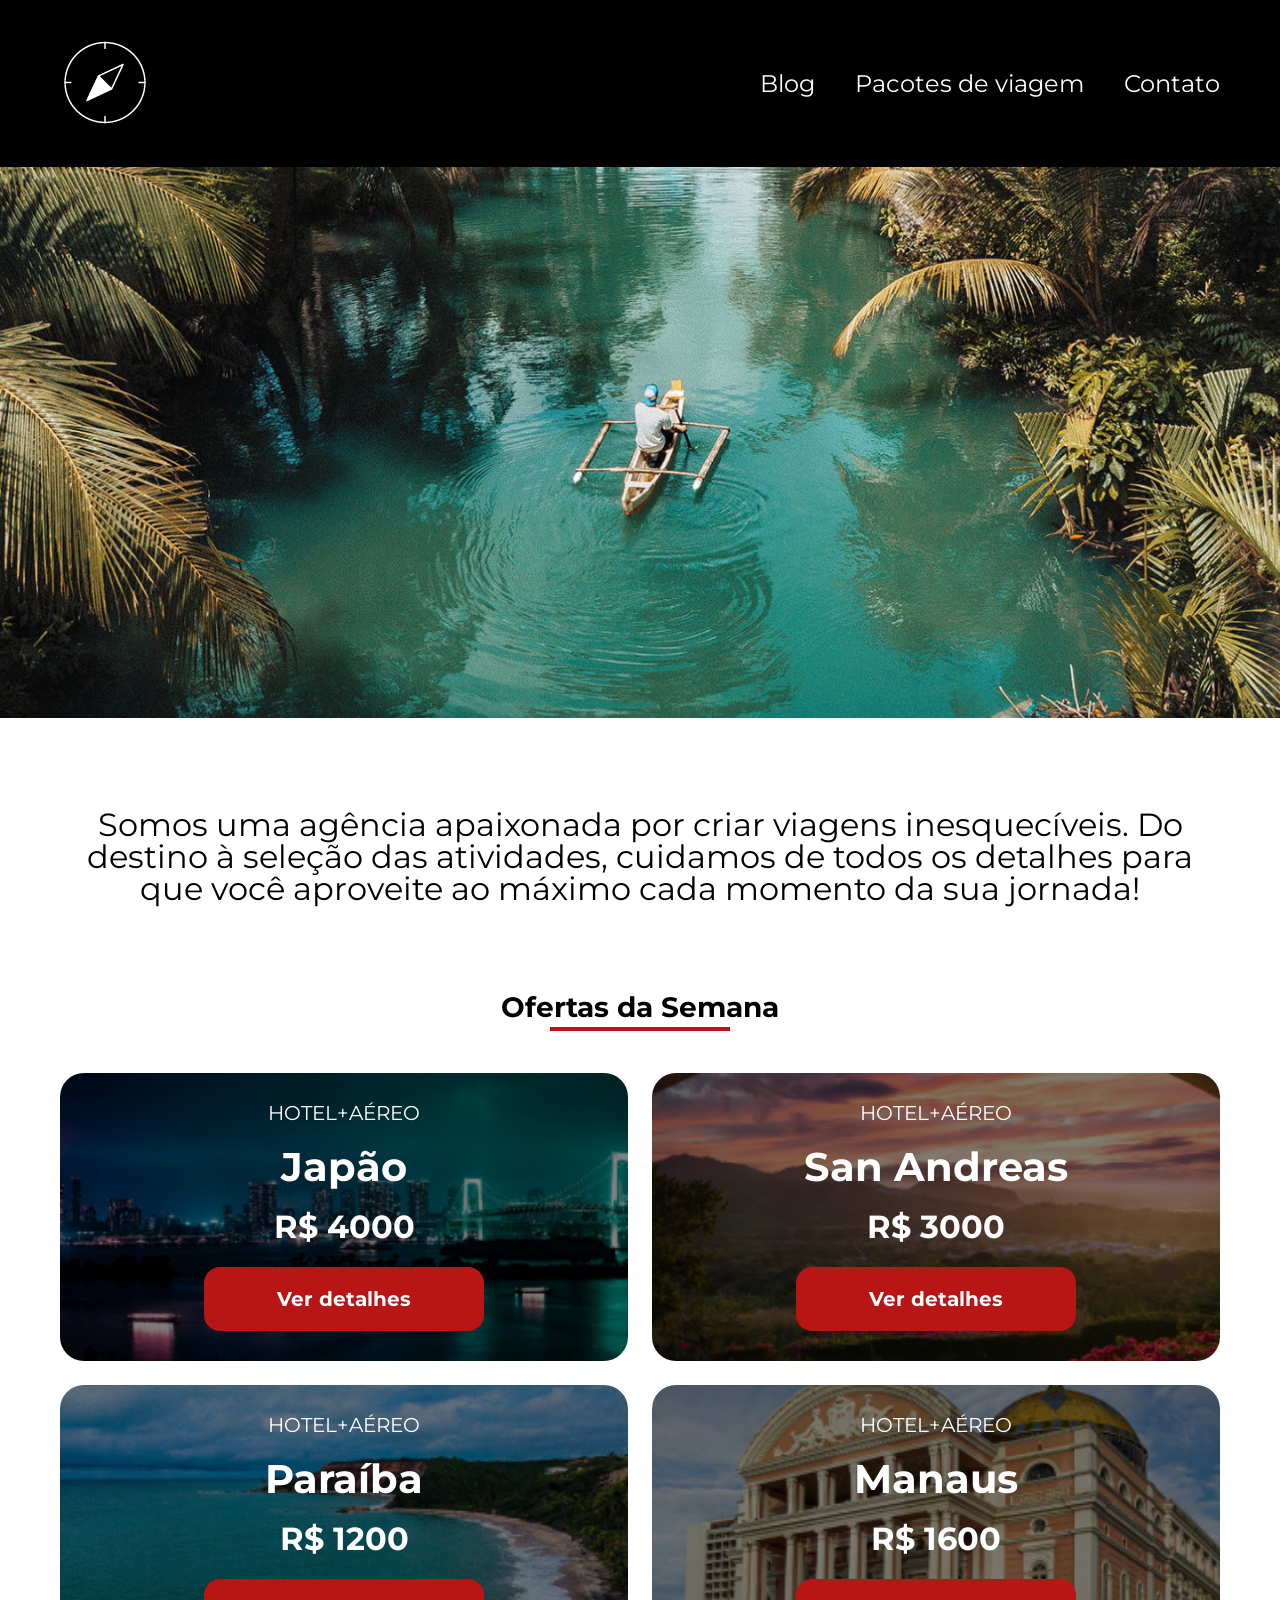
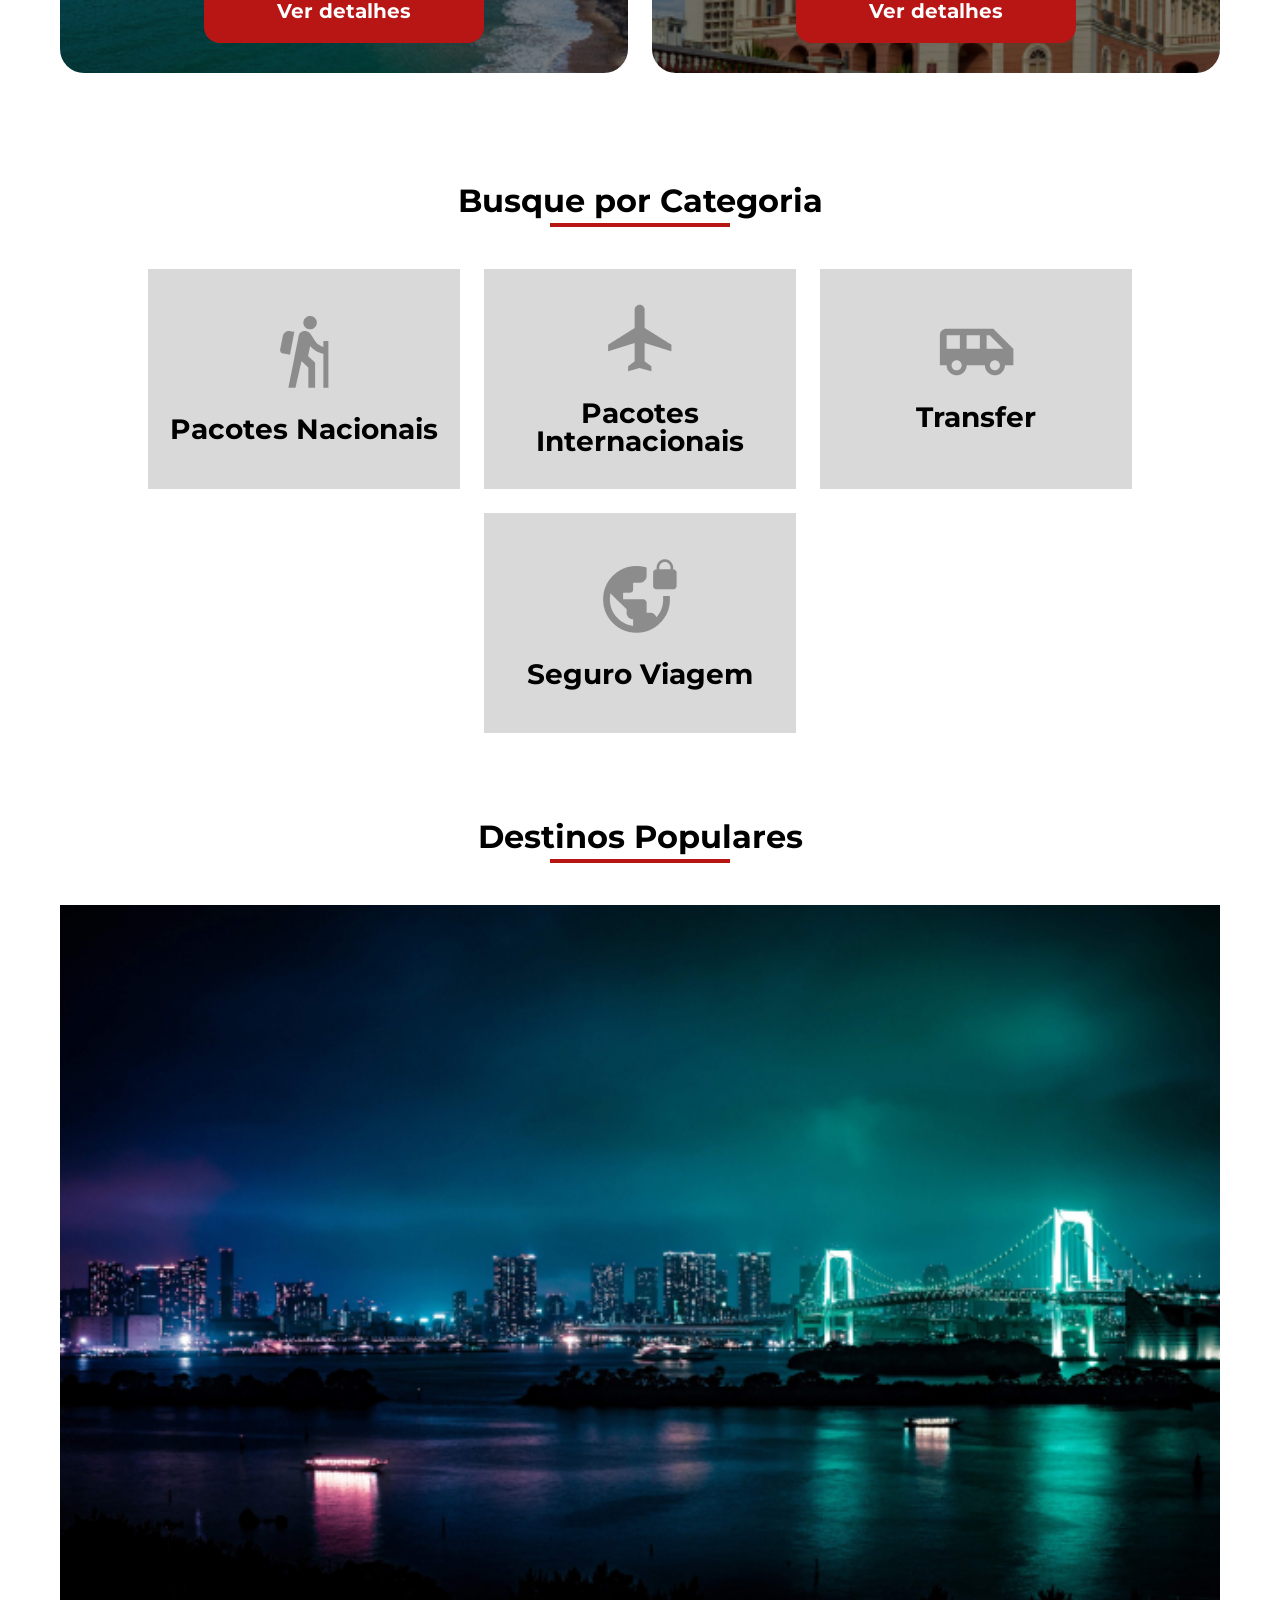
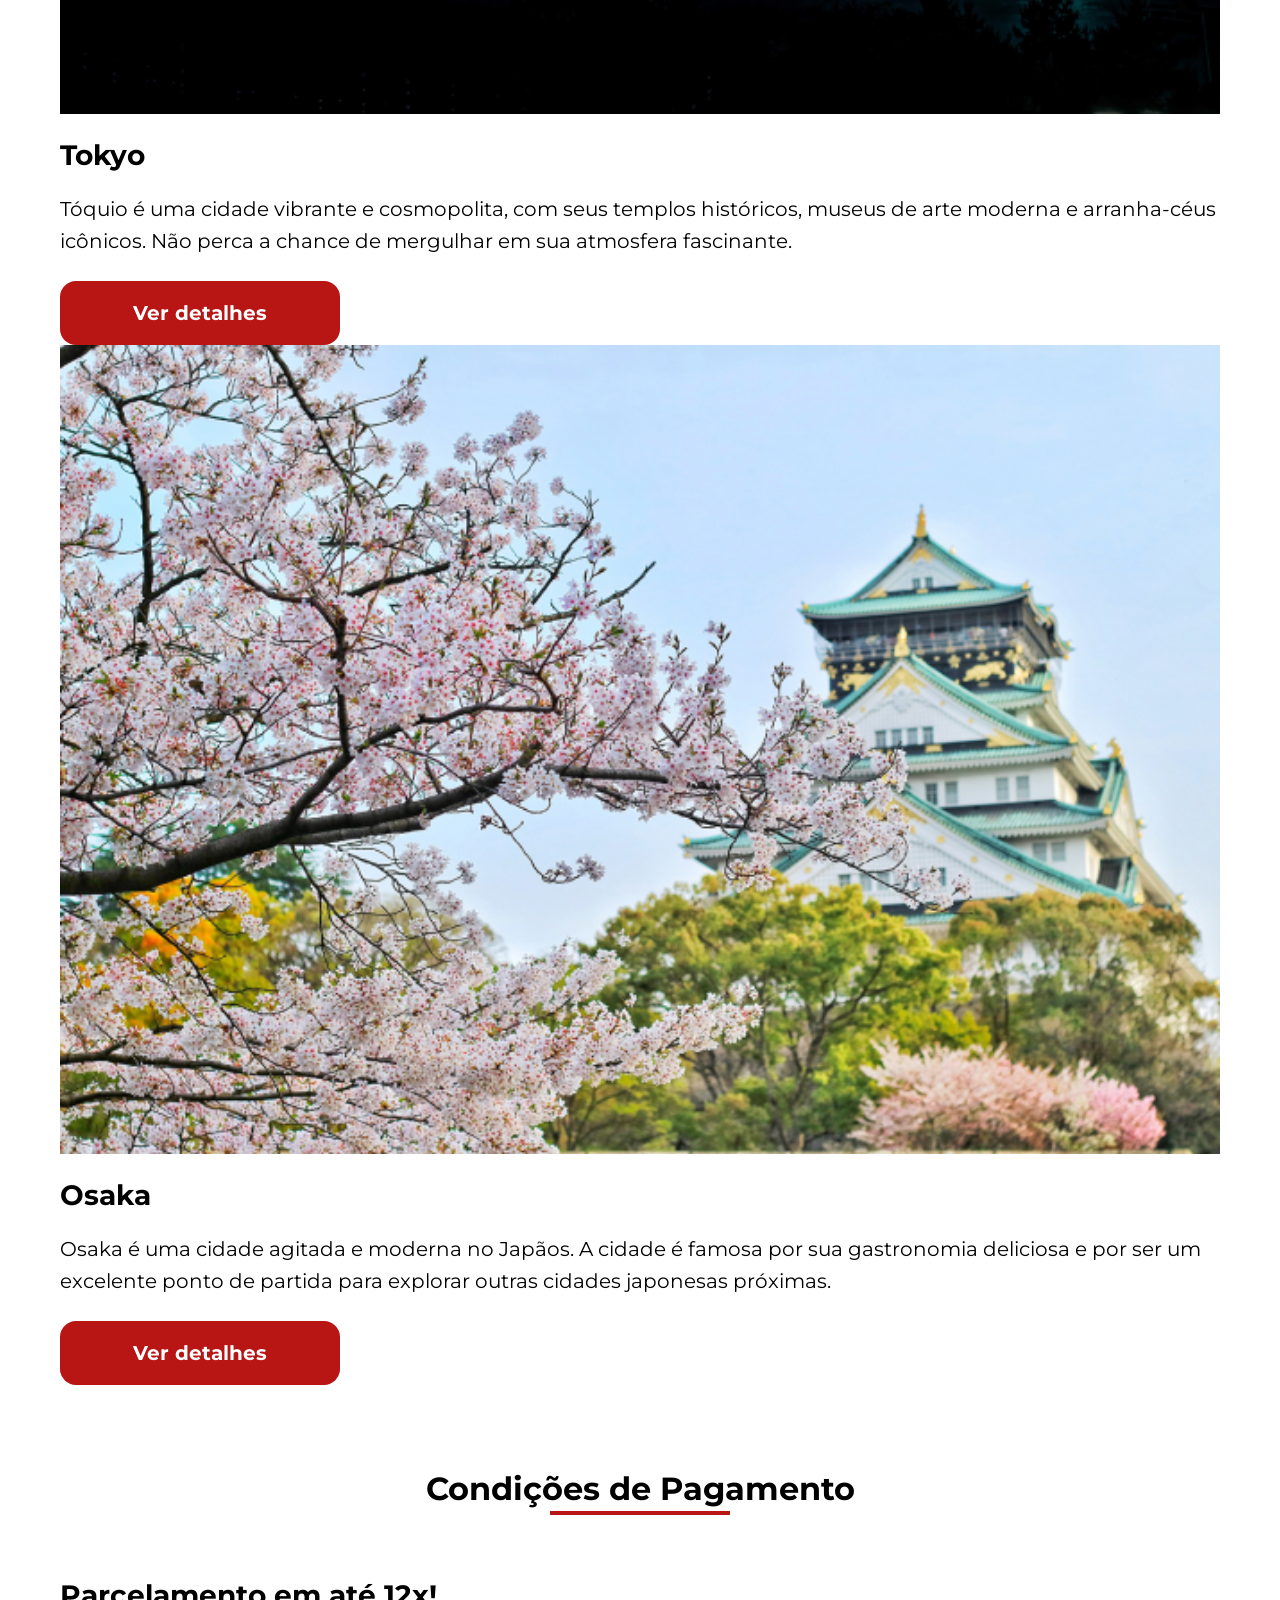
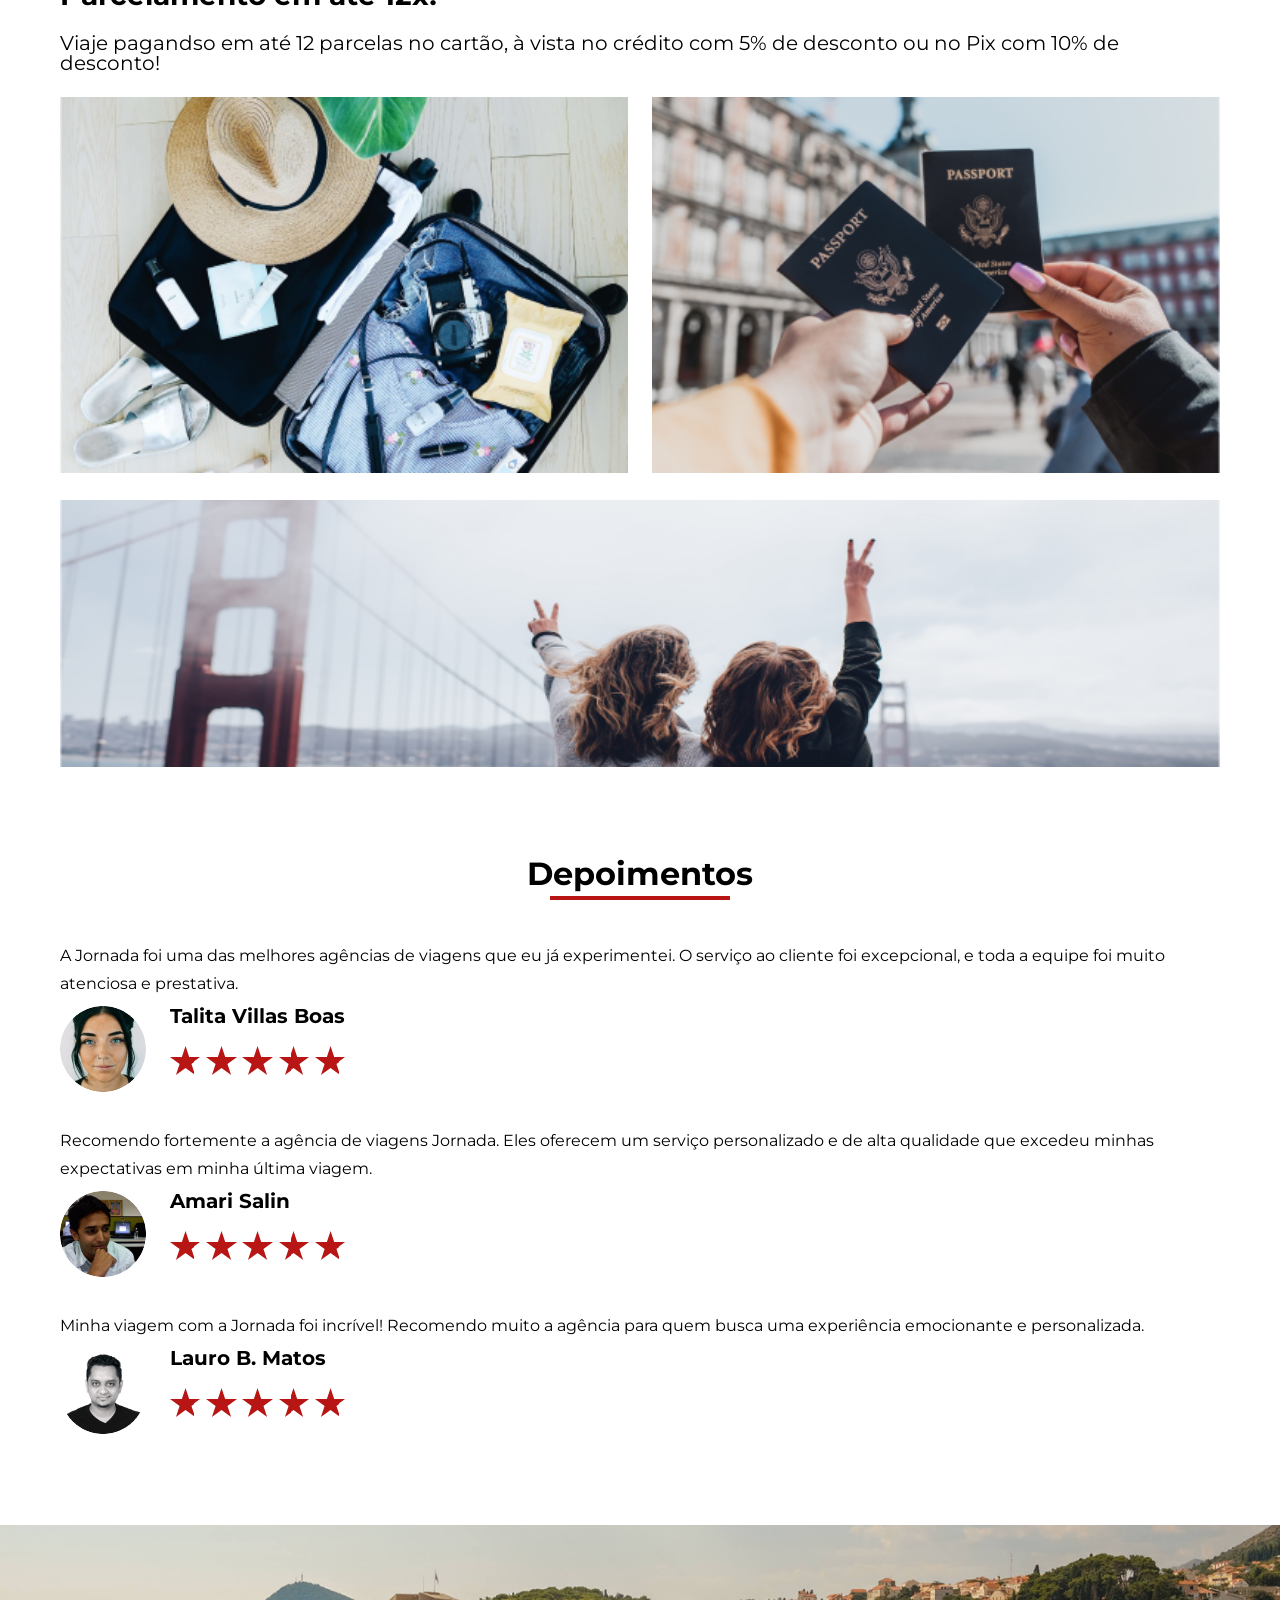
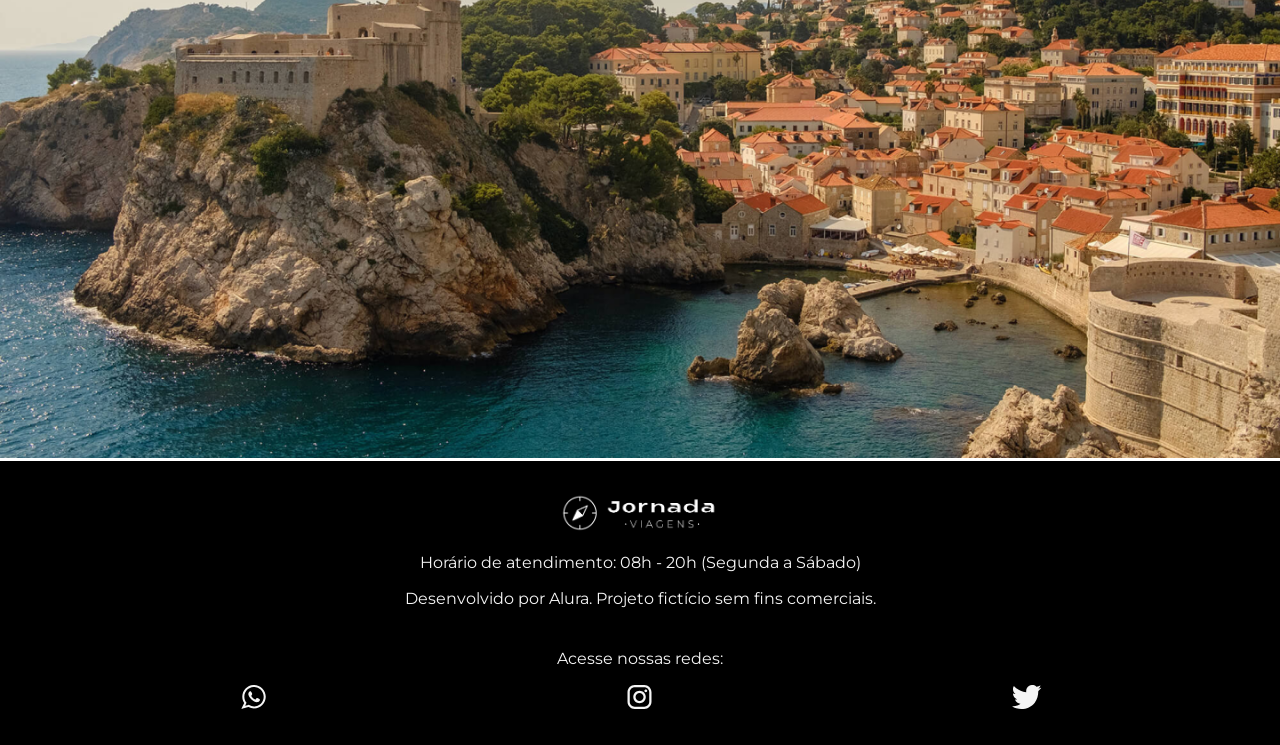
<file: index.html>
<!DOCTYPE html>
<html lang="pt-br">
<head>
    <meta charset="UTF-8">
    <meta name="viewport" content="width=device-width, initial-scale=1.0">
    <link rel="stylesheet" href="styles/styles.css">
    <link rel="stylesheet" href="styles/header.css">
    <link rel="stylesheet" href="styles/homepage/main.css">
    <link rel="stylesheet" href="styles/homepage/weekOffer.css">
    <link rel="stylesheet" href="styles/homepage/categories.css">
    <link rel="stylesheet" href="styles/components/popularDestinarions.css">
    <link rel="stylesheet" href="styles/components/payment.css">
    <link rel="stylesheet" href="styles/components/testimonials.css">
    <link rel="stylesheet" href="styles/footer.css">
    <title>Jornada viagens</title>
</head>
<body>
    <header class="header">
        <picture class="header__logo">
            <source media="(min-width: 1440px)" srcset="img/Header_rodapes/Logo-branco.png">
            <img src="img/Header_rodapes/Símbolo_white.png" alt="Logo da jornada viagem">
        </picture>
        <a class="header__menu" href="#">
            <img class="menu__icosn" src="img/Header_rodapes/menu.svg" alt="Icone de menu hamburguer">
        </a>
        <div class="header__desktopMenu">
            <a href="pages/blog.html" class="desktop__link">Blog</a>
            <a href="#" class="desktop__link">Pacotes de viagem</a>
            <a href="#" class="desktop__link">Contato</a>
        </div>
    </header>

    <main class="content">
        <picture>
            <source media="(min-width: 768px)" srcset="img/Desktop/Homepage/Banner.png">
            <source media="(min-width: 480px)" srcset="img/Tablet/Homepage/Banner_tablet.png">
            <img class="content__banner" src="img/Mobile/Homepage/Banner_homepage.png" alt="Homem andando de conoa em um lago de aguas verdes, margem do lago esta repleta de palmeiras">
        </picture>
        <p class="introductionText introductionText--mainDescription">Somos uma agência apaixonada por criar viagens inesquecíveis. Do destino à seleção das atividades, cuidamos de todos os detalhes para que você aproveite ao máximo cada momento da sua jornada!</p>

        <section class="content__weekOffer">
            <h4 class="sectionTitle">Ofertas da Semana</h4>

            <div class="content__weekOffer--wrapCard">
                <div class="weekOffer__card card--japan">
                    <p >HOTEL+AÉREO</p>
                    <h2>Japão</h2>
                    <h3>R$ 4000</h3>
                    <a href="#" class="seeDetailsButton">Ver detalhes</a>
                </div>
                <div class="weekOffer__card card--sanAndreas">
                    <p >HOTEL+AÉREO</p>
                    <h2>San Andreas</h2>
                    <h3>R$ 3000</h3>
                    <a href="#" class="seeDetailsButton">Ver detalhes</a>
                </div>
            </div>

            <div class="content__weekOffer--wrapCard">
                <div class="weekOffer__card card--paraiba">
                    <p >HOTEL+AÉREO</p>
                    <h2>Paraíba</h2>
                    <h3>R$ 1200</h3>
                    <a href="#" class="seeDetailsButton">Ver detalhes</a>
                </div>
                <div class="weekOffer__card card--manaus">
                    <p >HOTEL+AÉREO</p>
                    <h2>Manaus</h2>
                    <h3>R$ 1600</h3>
                    <a href="#" class="seeDetailsButton">Ver detalhes</a>
                </div>
            </div>
        </section>

        <section class="content__categories">
            <h3 class="sectionTitle">Busque por Categoria</h3>

            <nav>
                <a href="">
                    <picture>
                        <source media="(min-width: 768px)" srcset="img/Desktop/Homepage/icone_pacotes_nacionais.png">
                        <source media="(min-width: 480px)" srcset="img/Tablet/Homepage/icone_pacotes_nacionais.png">
                        <img src="img/Mobile/Homepage/icone_pacotes_nacionais.png" alt="icone de um mochileiro">
                    </picture>
                    <h4>Pacotes Nacionais</h4>
                </a>
                <a href="">
                    <picture>
                        <source media="(min-width: 768px)" srcset="img/Desktop/Homepage/icone_pacotes_interacionais.png">
                        <source media="(min-width: 480px)" srcset="img/Tablet/Homepage/icone_pacotes_interacionais.png">
                        <img src="img/Mobile/Homepage/icone_pacotes_interacionais.png" alt="icone de avião boing">
                    </picture>
                    <h4>Pacotes Internacionais</h4>
                </a>
                <a href="">
                    <picture>
                        <source media="(min-width: 768px)" srcset="img/Desktop/Homepage/icone_transfer.png">
                        <source media="(min-width: 480px)" srcset="img/Tablet/Homepage/icone_transfer.png">
                        <img src="img/Mobile/Homepage/icone_transfer.png" alt="icone de um ônibus de transporte">
                    </picture>
                    <h4>Transfer</h4>
                </a>
                <a href="">
                    <picture>
                        <source media="(min-width: 768px)" srcset="img/Desktop/Homepage/icone_seguro_viagem.png">
                        <source media="(min-width: 480px)" srcset="img/Tablet/Homepage/icone_seguro_viagem.png">
                        <img src="img/Mobile/Homepage/icone_seguro_viagem.png" alt="icone de um mundo com um cadeado fechado, indicando seguro de viagem">
                    </picture>
                    <h4>Seguro Viagem</h4>
                </a>
            </nav>
        </section>

        <section class="content__popularDestinations">
            <h3 class="sectionTitle">Destinos Populares</h3>

            <article class="destinationResumeCard">
                <picture class="destinationResumeCard__banner">
                    <source media="(min-width: 768px)" srcset="img/Desktop/Homepage/Tokyo.jpg">
                    <source media="(min-width: 480px)" srcset="img/Tablet/Homepage/Tokyo.jpg">
                    <img src="img/Mobile/Homepage/Tokyo.jpg" alt="imagem noturna de tokyo">
                </picture>
                <h4 class="destinationResumeCard__cityName">Tokyo</h4>
                <p class="destinationResumeCard__cityResume">Tóquio é uma cidade vibrante e cosmopolita, com seus templos históricos, museus de arte moderna e arranha-céus icônicos. Não perca a chance de mergulhar em sua atmosfera fascinante.</p>
                <a href="#" class="seeDetailsButton">Ver detalhes</a>
            </article>
            <article class="destinationResumeCard">
                <picture class="destinationResumeCard__banner">
                    <source media="(min-width: 768px)" srcset="img/Desktop/Homepage/Osaka.jpg">
                    <source media="(min-width: 480px)" srcset="img/Tablet/Homepage/Osaka.jpg">
                    <img src="img/Mobile/Homepage/Osaka.jpg" alt="imagem de uma arvore sakura e um castelo ao fundo">
                </picture>
                <h4 class="destinationResumeCard__cityName">Osaka</h4>
                <p class="destinationResumeCard__cityResume">Osaka é uma cidade agitada e moderna no Japãos. A cidade é famosa por sua gastronomia deliciosa e por ser um excelente ponto de partida para explorar outras cidades japonesas próximas.</p>
                <a href="#" class="seeDetailsButton">Ver detalhes</a>
            </article>
        </section>

        <section class="content__paymentConditions">
            <h3 class="sectionTitle">Condições de Pagamento</h3>
            <div class="content__blockText">
                <h4>Parcelamento em até 12x!</h4>
                <p>Viaje pagandso em até 12 parcelas no cartão, à vista no crédito com 5% de desconto ou no Pix com 10% de desconto! </p>
            </div>

            <div class="cardGallery">
                <picture class="cardGallery__item">
                    <source media="(min-width: 768px)" srcset="img/Desktop/Homepage/Montagem_japao_1.png">
                    <source media="(min-width: 480px)" srcset="img/Tablet/Homepage/Montagem_japao_1.png">
                    <img src="img/Mobile/Homepage/Montagem_japao_1.png" alt="foto de uma mala de viagem aberta com roupas, chapeu e camera fotografica em seu conteúdo">
                </picture>
                <picture class="cardGallery__item">
                    <source media="(min-width: 768px)" srcset="img/Desktop/Homepage/Montagem_japao_2.png">
                    <source media="(min-width: 480px)" srcset="img/Tablet/Homepage/Montagem_japao_2.png">
                    <img src="img/Mobile/Homepage/Montagem_japao_2.png" alt="foto de duas mãos segurando cada uma um passaporte">
                </picture>
                <picture  class="cardGallery__item cardGallery__item--base">
                    <source media="(min-width: 768px)" srcset="img/Desktop/Homepage/Montagem_japao_3.png">
                    <source media="(min-width: 480px)" srcset="img/Tablet/Homepage/Montagem_japao_3.png">
                    <img  src="img/Mobile/Homepage/Montagem_japao_3.png" alt="foto de duas mulheres lado a lado com a mão para cima, fazendo o simbolo da paz com a mão. ao fundo a ponto golden gate de san francisco">
                </picture>
            </div>
        </section>

        <section class="content__testimonials">
            <h3 class="sectionTitle">Depoimentos</h3>
            <article class="comment">
                <p class="comment__opnion">A Jornada foi uma das melhores agências de viagens que eu já experimentei. O serviço ao cliente foi excepcional, e toda a equipe foi muito atenciosa e prestativa.</p>

                <div class="comment__user">
                    <picture class="comment__userPhoto">
                        <source media="(min-width: 768px)" srcset="img/Desktop/Homepage/Avatar-Talita.png">
                        <source media="(min-width: 480px)" srcset="img/Tablet/Homepage/Avatar-Talita.png">
                        <img src="img/Mobile/Homepage/Avatar-Talita.png" alt="mulher branca de olhos verde, cabelo preto e pircing no nariz">
                    </picture>
                    <p class="comment__userName">Talita Villas Boas</p>
                    <div class="comment__userRating"></div>
                </div>
            </article>
            <article class="comment">
                <p class="comment__opnion">Recomendo fortemente a agência de viagens Jornada. Eles oferecem um serviço personalizado e de alta qualidade que excedeu minhas expectativas em minha última viagem.</p>

                <div class="comment__user">
                    <picture class="comment__userPhoto">
                        <source media="(min-width: 768px)" srcset="img/Desktop/Homepage/Avatar-Amari.png">
                        <source media="(min-width: 480px)" srcset="img/Tablet/Homepage/Avatar-Amari.png">
                        <img src="img/Mobile/Homepage/Avatar-Amari.png" alt="Homen pardo, cabelo preto e camisa branca">
                    </picture>
                    <p class="comment__userName">Amari Salin</p>
                    <div class="comment__userRating"></div>
                </div>
            </article>
            <article class="comment comment--noMargin">
                <p class="comment__opnion">Minha viagem com a Jornada foi incrível! Recomendo muito a agência para quem busca uma experiência emocionante e personalizada.</p>
                
                <div class="comment__user">
                    <picture  class="comment__userPhoto">
                        <source media="(min-width: 768px)" srcset="img/Desktop/Homepage/Avatar-Lauro.png">
                        <source media="(min-width: 480px)" srcset="img/Tablet/Homepage/Avatar-Lauro.png">
                        <img src="img/Mobile/Homepage/Avatar-Lauro.png" alt="Homem branco, cavanhaque e camiseta preta">
                    </picture>
                    <p class="comment__userName">Lauro B. Matos</p>
                    <div class="comment__userRating"></div>
                </div>
            </article>
        </section>
    </main>

    <footer class="footer">
        <picture>
            <source media="(min-width:768px)" srcset="img/Desktop/Homepage/Imagem_pre_rodape.png">
            <source media="(min-width:768px)" srcset="img/Tablet/Homepage/Imagem_pre_rodape.png">
            <img class="footer__banner" src="img/Mobile/Homepage/Imagem_pre_rodape.png" alt="uma cidade costeira muito bonita">
        </picture>
        <div class="footer__informations">
            <div class="footer__informations__about">
                <img class="footer__logo" src="img/Header_rodapes/Logo-branco-com-tagline.png" alt="logo jornada viagens">
                <p class="footer__text">Horário de atendimento: 08h - 20h (Segunda a Sábado)</p>
                <p class="footer__text footer__text--biggerBottomMargin">Desenvolvido por Alura. Projeto fictício sem fins comerciais.</p>
            </div>
            <div class="footer__informations__social">
                <p class="footer__text">Acesse nossas redes:</p>
                <img class="footer__mediasIcon" src="img/Header_rodapes/Whatsapp.svg" alt="logo do whatsApp">
                <img class="footer__mediasIcon" src="img/Header_rodapes/Instragam.svg" alt="logo do instagram">
                <img class="footer__mediasIcon" src="img/Header_rodapes/Twiter.svg" alt="logo do X(twitter)">
            </div>
        </div>

    </footer>
</body>
</html>
</file>
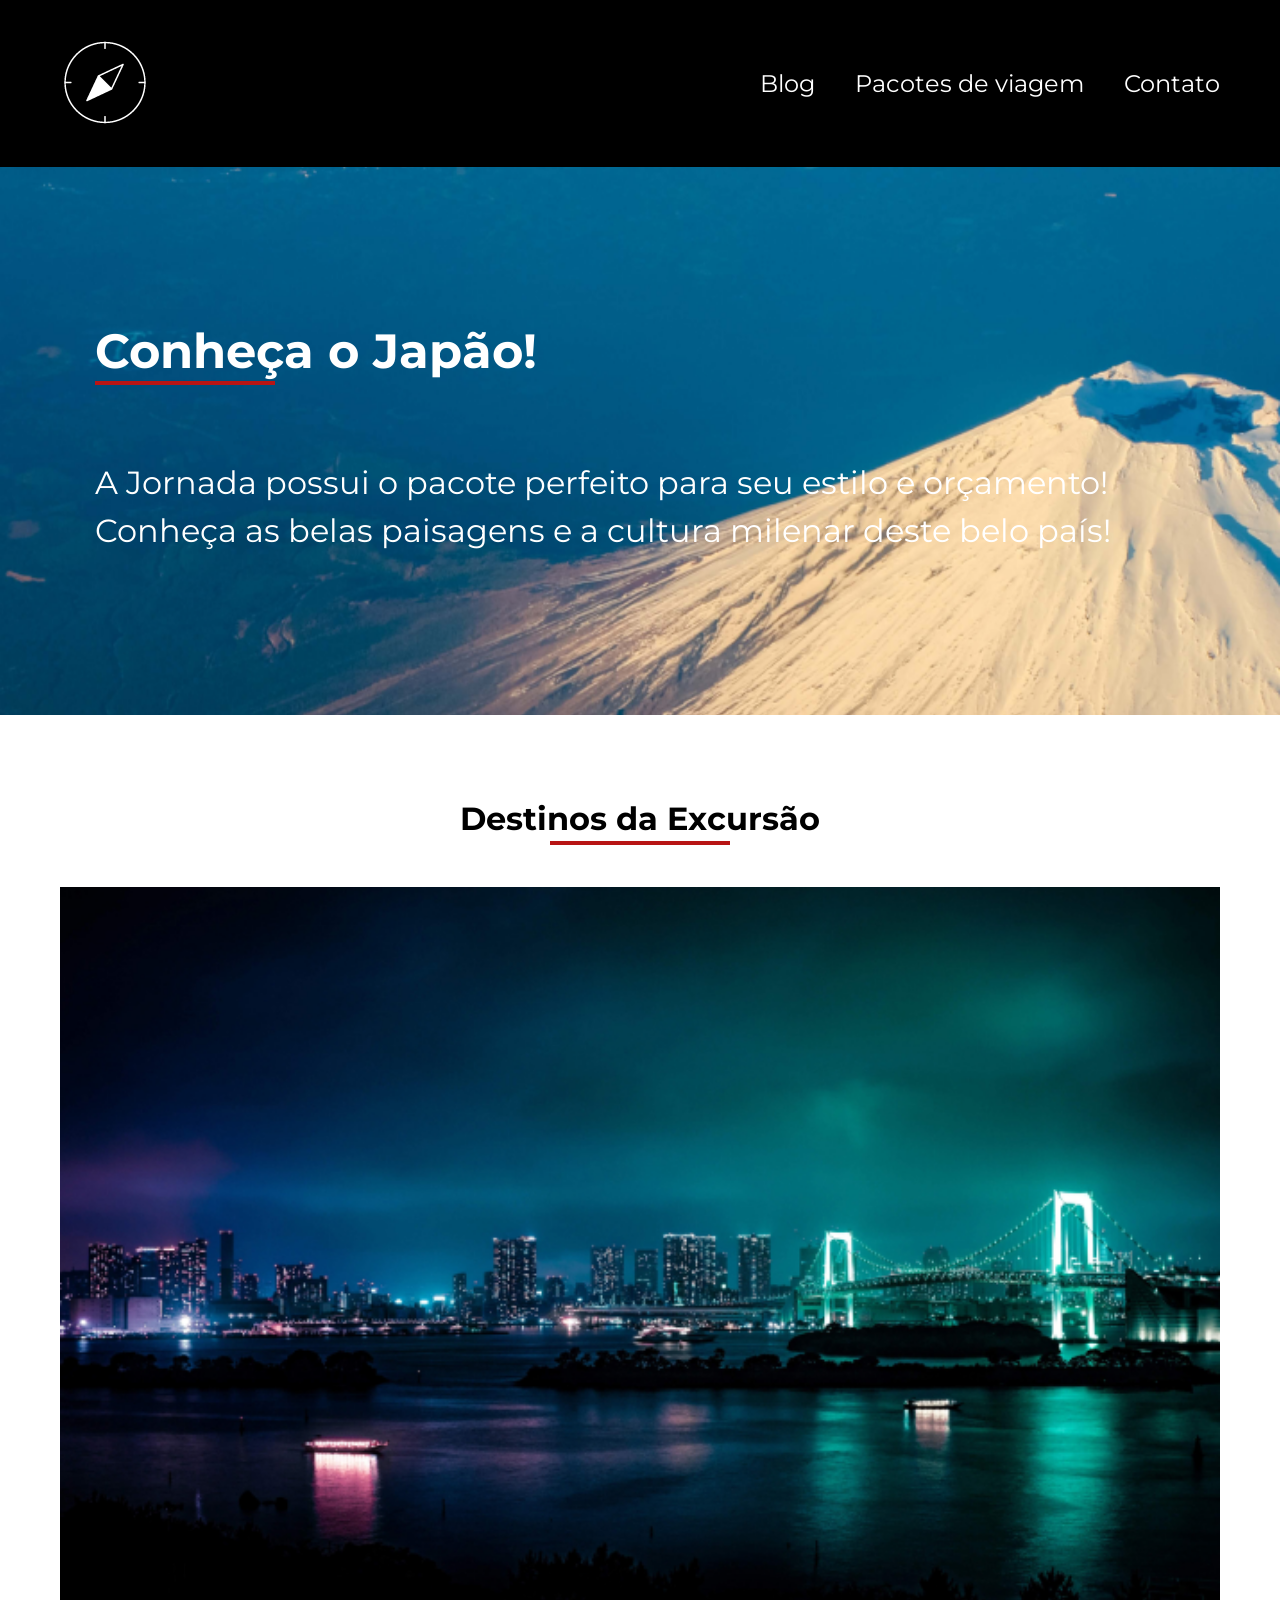
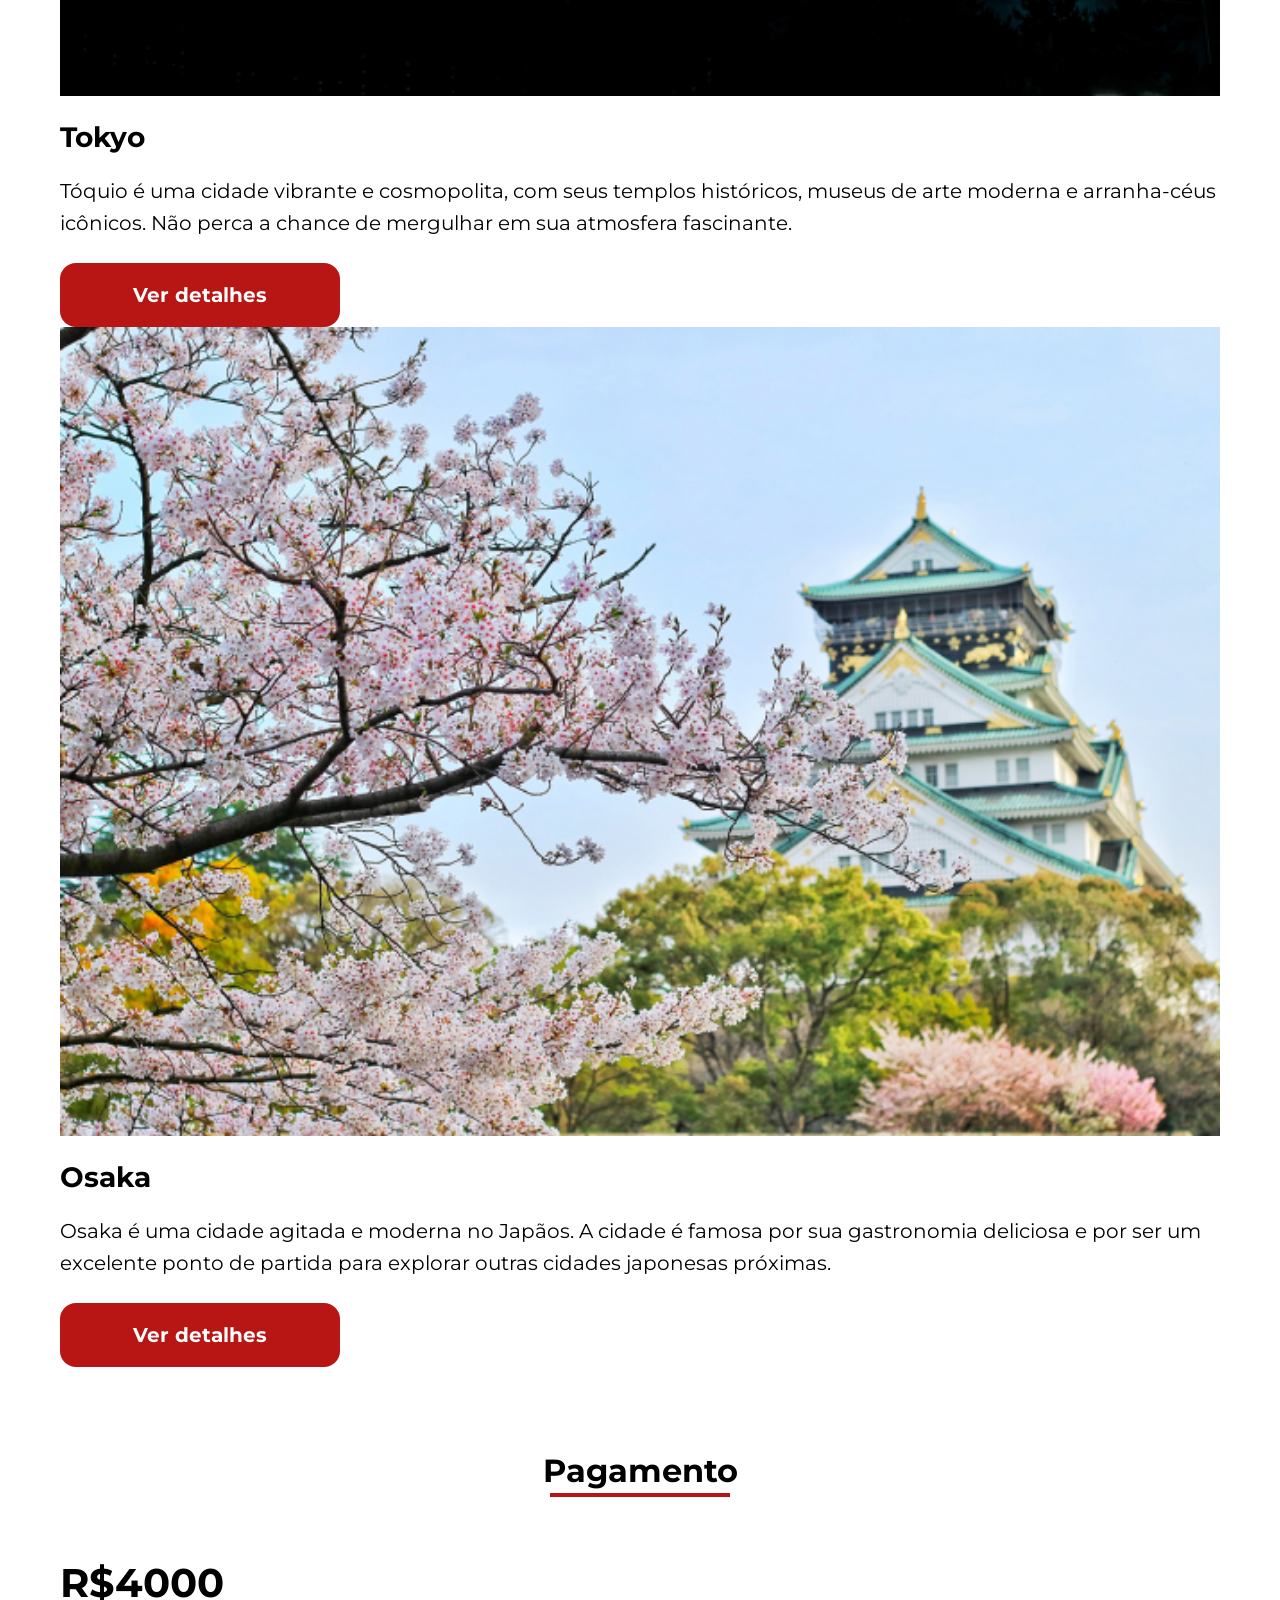
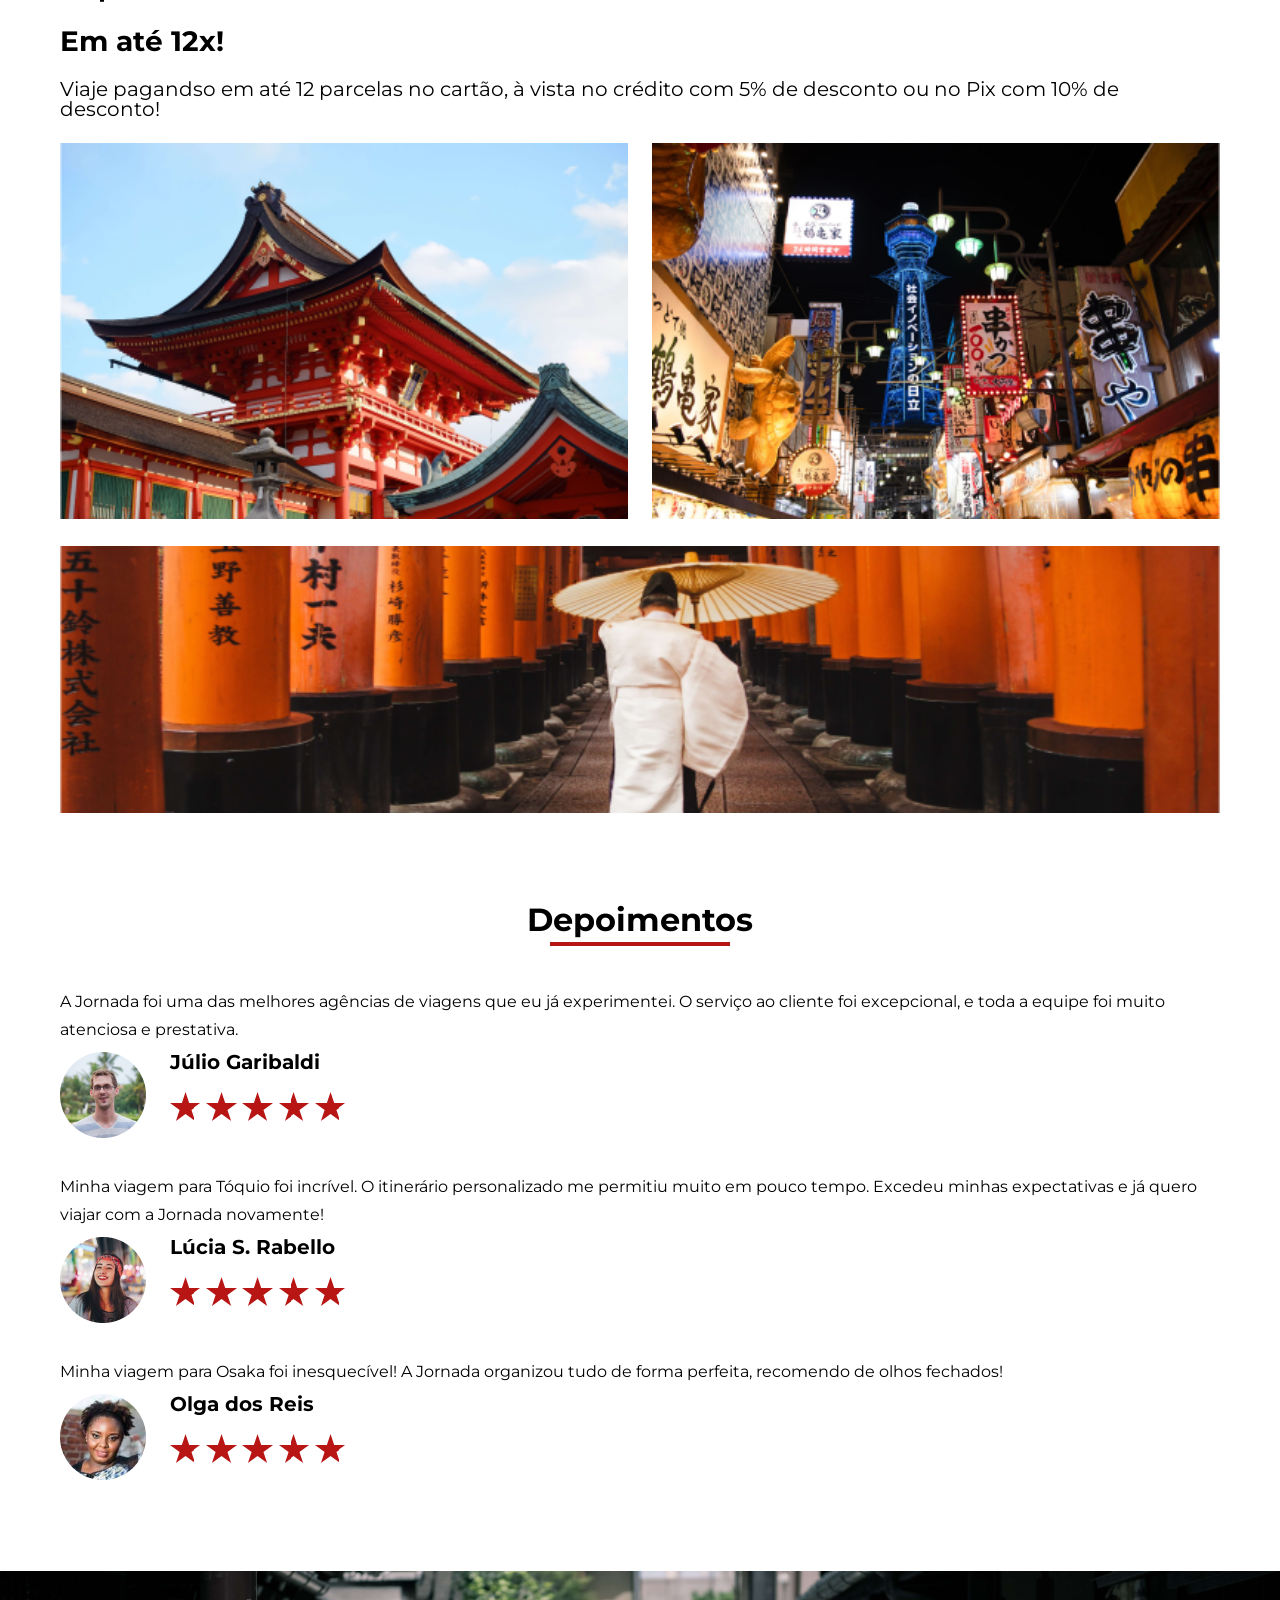
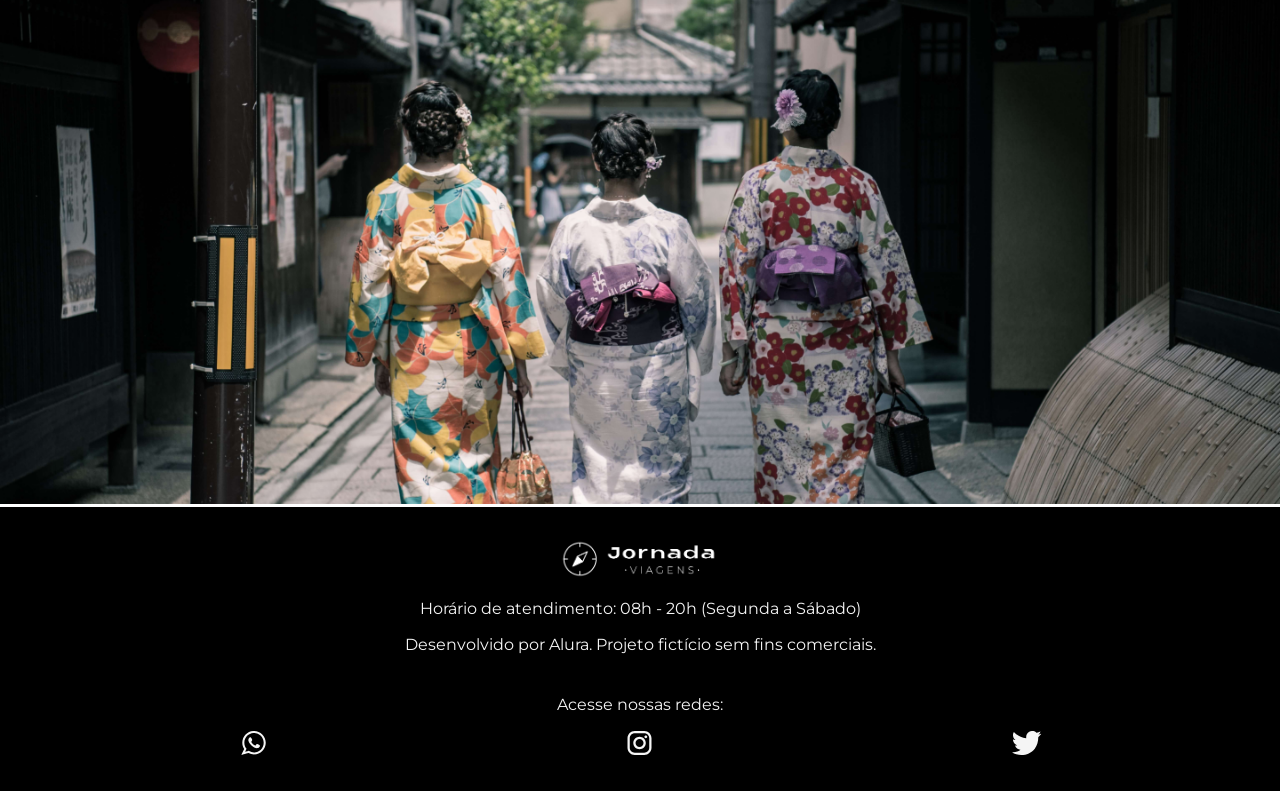
<file: pages/destino.html>
<!DOCTYPE html>
<html lang="pt-br">
    <head>
        <meta charset="UTF-8">
        <meta name="viewport" content="width=device-width, initial-scale=1.0">
        <link rel="stylesheet" href="../styles/styles.css">
        <link rel="stylesheet" href="../styles/header.css">
        <link rel="stylesheet" href="../styles/destino/main.css">
        <link rel="stylesheet" href="../styles/destino/destinyBanner.css">
        <link rel="stylesheet" href="../styles/destino/excursion.css">
        <link rel="stylesheet" href="../styles/destino/destinyPayment.css">
        <link rel="stylesheet" href="../styles/components/testimonials.css">
        <link rel="stylesheet" href="../styles/footer.css">
        <link rel="stylesheet" href="../styles/components/seeDetaisButton.css">
        <title>Jornada viagens: Destino</title>
    </head>
    <body>
        <header class="header">
            <picture class="header__logo">
                <source media="(min-width: 1440px)" srcset="../img/Header_rodapes/Logo-branco.png">
                <img src="../img/Header_rodapes/Símbolo_white.png" alt="Logo da jornada viagem">
            </picture>
            <a class="header__menu" href="#">
                <img class="menu__icosn" src="../img/Header_rodapes/menu.svg" alt="Icone de menu hamburguer">
            </a>
            <div class="header__desktopMenu">
                <a href="#" class="desktop__link">Blog</a>
                <a href="#" class="desktop__link">Pacotes de viagem</a>
                <a href="#" class="desktop__link">Contato</a>
            </div>
        </header>
        
        <section class="content__banner content__banner--destinyImage">
            <h1 class="sectionTitle sectionTitle--banner">Conheça o Japão!</h1>
            <p>A Jornada possui o pacote perfeito para seu estilo e orçamento! Conheça as belas paisagens e a  cultura milenar deste belo país!</p>
        </section>

        <main class="content">

            <section class="content__popularDestinations content__popularDestinations--destiny">
                <h3 class="sectionTitle">Destinos da Excursão</h3>
                <article class="destinationResumeCard">
                    <picture class="destinationResumeCard__banner">
                        <source media="(min-width: 768px)" srcset="../img/Desktop/Homepage/Tokyo.jpg">
                        <source media="(min-width: 480px)" srcset="../img/Tablet/Homepage/Tokyo.jpg">
                        <img src="../img/Mobile/Homepage/Tokyo.jpg" alt="imagem noturna de tokyo">
                    </picture>
                    <h4 class="destinationResumeCard__cityName">Tokyo</h4>
                    <p class="destinationResumeCard__cityResume">Tóquio é uma cidade vibrante e cosmopolita, com seus templos históricos, museus de arte moderna e arranha-céus icônicos. Não perca a chance de mergulhar em sua atmosfera fascinante.</p>
                    <a href="#" class="seeDetailsButton">Ver detalhes</a>
                </article>
                <article class="destinationResumeCard">
                    <picture class="destinationResumeCard__banner">
                        <source media="(min-width: 768px)" srcset="../img/Desktop/Homepage/Osaka.jpg">
                        <source media="(min-width: 480px)" srcset="../img/Tablet/Homepage/Osaka.jpg">
                        <img src="../img/Mobile/Homepage/Osaka.jpg" alt="imagem de uma arvore sakura e um castelo ao fundo">
                    </picture>
                    <h4 class="destinationResumeCard__cityName">Osaka</h4>
                    <p class="destinationResumeCard__cityResume">Osaka é uma cidade agitada e moderna no Japãos. A cidade é famosa por sua gastronomia deliciosa e por ser um excelente ponto de partida para explorar outras cidades japonesas próximas.</p>
                    <a href="#" class="seeDetailsButton">Ver detalhes</a>
                </article>
            </section>

            <section class="content__paymentConditions">
                <h3 class="sectionTitle">Pagamento</h3>
                <div class="content__blockText">
                    <h2>R$4000</h2>
                    <h4>Em até 12x!</h4>
                    <p>Viaje pagandso em até 12 parcelas no cartão, à vista no crédito com 5% de desconto ou no Pix com 10% de desconto! </p>
                </div>

                <div class="cardGallery">
                    <picture class="cardGallery__item">
                        <source media="(min-width: 768px)" srcset="../img/Desktop/Destino/Montagem_japao_1.png">
                        <source media="(min-width: 480px)" srcset="../img/Tablet/Destino/Montagem_japao_1.png">
                        <img src="../img/Mobile/Destino/Montagem_japao_1.png" alt="foto de uma mala de viagem aberta com roupas, chapeu e camera fotografica em seu conteúdo">
                    </picture>
                    <picture class="cardGallery__item">
                        <source media="(min-width: 768px)" srcset="../img/Desktop/Destino/Montagem_japao_2.png">
                        <source media="(min-width: 480px)" srcset="../img/Tablet/Destino/Montagem_japao_2.png">
                        <img src="../img/Mobile/Destino/Montagem_japao_2.png" alt="foto de duas mãos segurando cada uma um passaporte">
                    </picture>
                    <picture  class="cardGallery__item cardGallery__item--base">
                        <source media="(min-width: 768px)" srcset="../img/Desktop/Destino/Montagem_japao_3.png">
                        <source media="(min-width: 480px)" srcset="../img/Tablet/Destino/Montagem_japao_3.png">
                        <img  src="../img/Mobile/Destino/Montagem_japao_3.png" alt="foto de duas mulheres lado a lado com a mão para cima, fazendo o simbolo da paz com a mão. ao fundo a ponto golden gate de san francisco">
                    </picture>
                </div>
            </section>

            <section class="content__testimonials">
                <h3 class="sectionTitle">Depoimentos</h3>
                <article class="comment">
                    <p class="comment__opnion">A Jornada foi uma das melhores agências de viagens que eu já experimentei. O serviço ao cliente foi excepcional, e toda a equipe foi muito atenciosa e prestativa.</p>

                    <div class="comment__user">
                        <picture class="comment__userPhoto">
                            <source media="(min-width: 768px)" srcset="../img/Desktop/Destino/Avatar_Julio.png">
                            <source media="(min-width: 480px)" srcset="../img/Tablet/Destino/Avatar_Julio.png">
                            <img src="../img/Mobile/Destino/Avatar_Julio.png" alt="mulher branca de olhos verde, cabelo preto e pircing no nariz">
                        </picture>
                        <p class="comment__userName">Júlio Garibaldi</p>
                        <div class="comment__userRating"></div>
                    </div>
                </article>
                <article class="comment">
                    <p class="comment__opnion">Minha viagem para Tóquio foi incrível. O itinerário personalizado me permitiu muito em pouco tempo. Excedeu minhas expectativas e já quero viajar com a Jornada novamente!</p>

                    <div class="comment__user">
                        <picture class="comment__userPhoto">
                            <source media="(min-width: 768px)" srcset="../img/Desktop/Destino/Avatar_Lucia.png">
                            <source media="(min-width: 480px)" srcset="../img/Tablet/Destino/Avatar_Lucia.png">
                            <img src="../img/Mobile/Destino/Avatar_Lucia.png" alt="Homen pardo, cabelo preto e camisa branca">
                        </picture>
                        <p class="comment__userName">Lúcia S. Rabello</p>
                        <div class="comment__userRating"></div>
                    </div>
                </article>
                <article class="comment comment--noMargin">
                    <p class="comment__opnion">Minha viagem para Osaka foi inesquecível! A Jornada organizou tudo de forma perfeita, recomendo de olhos fechados!</p>
                    
                    <div class="comment__user">
                        <picture  class="comment__userPhoto">
                            <source media="(min-width: 768px)" srcset="../img/Desktop/Destino/Avatar_Olga.png">
                            <source media="(min-width: 480px)" srcset="../img/Tablet/Destino/Avatar_Olga.png">
                            <img src="../img/Mobile/Destino/Avatar_Olga.png" alt="Homem branco, cavanhaque e camiseta preta">
                        </picture>
                        <p class="comment__userName">Olga dos Reis</p>
                        <div class="comment__userRating"></div>
                    </div>
                </article>
            </section>
        </main>

        <footer class="footer">
        <picture>
            <source media="(min-width:768px)" srcset="../img/Desktop/Destino/Imagem_pre_rodape.png">
            <source media="(min-width:768px)" srcset="../img/Tablet/Destino/Imagem_pre_rodape.png">
            <img class="footer__banner" src="../img/Mobile/Destino/Imagem_pre_rodape.png" alt="uma cidade costeira muito bonita">
        </picture>
        <div class="footer__informations">
            <div class="footer__informations__about">
                <img class="footer__logo" src="../img/Header_rodapes/Logo-branco-com-tagline.png" alt="logo jornada viagens">
                <p class="footer__text">Horário de atendimento: 08h - 20h (Segunda a Sábado)</p>
                <p class="footer__text footer__text--biggerBottomMargin">Desenvolvido por Alura. Projeto fictício sem fins comerciais.</p>
            </div>
            <div class="footer__informations__social">
                <p class="footer__text">Acesse nossas redes:</p>
                <img class="footer__mediasIcon" src="../img/Header_rodapes/Whatsapp.svg" alt="logo do whatsApp">
                <img class="footer__mediasIcon" src="../img/Header_rodapes/Instragam.svg" alt="logo do instagram">
                <img class="footer__mediasIcon" src="../img/Header_rodapes/Twiter.svg" alt="logo do X(twitter)">
            </div>
        </div>

        </footer>
    </body>
</html>
</file>
<file: styles/styles.css>
@import url('https://fonts.googleapis.com/css2?family=Montserrat:ital,wght@0,100..900;1,100..900&display=swap');

html, body, div, span, applet, object, iframe,
h1, h2, h3, h4, h5, h6, p, blockquote, pre,
a, abbr, acronym, address, big, cite, code,
del, dfn, em, img, ins, kbd, q, s, samp,
small, strike, strong, sub, sup, tt, var,
b, u, i, center,
dl, dt, dd, ol, ul, li,
fieldset, form, label, legend,
table, caption, tbody, tfoot, thead, tr, th, td,
article, aside, canvas, details, embed, 
figure, figcaption, footer, header, hgroup, 
menu, nav, output, ruby, section, summary,
time, mark, audio, video {
	margin: 0;
	padding: 0;
	border: 0;
	font-size: 100%;
	font: inherit;
	vertical-align: baseline;
}
/* HTML5 display-role reset for older browsers */
article, aside, details, figcaption, figure, 
footer, header, hgroup, menu, nav, section {
	display: block;
}
body {
	line-height: 1;
}
ol, ul {
	list-style: none;
}
blockquote, q {
	quotes: none;
}
blockquote:before, blockquote:after,
q:before, q:after {
	content: '';
	content: none;
}
table {
	border-collapse: collapse;
	border-spacing: 0;
}

:root {
    --darkRed: #8F0101;
    --red: #B81515;
    --black: #000000;
    --darkGray: #222222;
    --gray: #8C8C8C;
    --lightGray: #D9D9D9;
    --grayishWhite: #F5F5F5;
    --white: #FFFFFF;

    --font: "Montserrat", sans-serif;
     
    --font-size-h1: 3rem;
    --font-size-h2: 2.5rem;
    --font-size-h3: 2rem;
    --font-size-h4: 1.75rem;
    --font-size-body1: 1rem;
    --font-size-body2: 1.25rem;
    --font-size-body3: 1.5rem;
    --font-size-body4: 2rem;
    --font-subtitle:  0.875rem;
}

body {
    font-family: var(--font);
}
</file>
<file: styles/header.css>
.header {
    display: flex;
    background-color: var(--black);
    flex-direction: row;
    justify-content: space-between;
    align-items: center;
    padding: 37px 48px;
}

.header__logo {
    width: 68px;
    height: 64px;
}

.header__logo img {
    width: 100%;
    height: 100%;
}

.header__desktopMenu {
    display: none;
}

@media screen and (min-width: 768px) {
    .header {
        padding: 37px 60px;
    }
    .header__desktopMenu {
        display: flex;
        gap: 40px;
    }

    .desktop__link {
        text-decoration: none;
        font-size: var(--font-size-body3);
        color: var(--white);
    }

    .header__logo {
        width: auto;
        height: auto;
    }

    .header__menu {
        display: none;
    }
}

@media screen and (min-width: 1440px) {
    .header {
        padding: 37px 120px;
    }
}
</file>
<file: styles/homepage/main.css>
@import "../components/introductionText.css";

.content {
    display: flex;
    flex-direction: column;
    gap: 88px;
    justify-content: center;
    margin-bottom: 88px;
}

.content__banner {
    width: 100%;
    align-items: center;
}

.introductionText--mainDescription {
    margin: 0 24px;
}

@media screen and (min-width: 768px) {
    .introductionText--mainDescription {
        margin: 0 60px;
    }
}

@media screen and (min-width: 1440px) {
    .introductionText--mainDescription {
        margin: 0 120px;
    }
}
</file>
<file: styles/homepage/weekOffer.css>
@import "../components/seeDetaisButton.css";
@import "../components/sectionTitle.css";

.content__weekOffer {
    margin: 0 24px;
}

.content__weekOffer h4 {
    font-size: var(--font-size-h4);
}

.content__weekOffer--wrapCard {
    display: flex;
    flex-wrap: wrap;
    gap: 24px;
    margin-bottom: 24px;
}

.weekOffer__card {
    display: flex;
    flex-direction: column;
    justify-content: center;
    align-items: center;
    gap: 24px;
    width: 312px;
    height: 288px;
    border-radius: 24px;
    color: var(--white);
    flex-grow: 1;
}

.weekOffer__card p {
    font-size: var(--font-size-body2);
}

.weekOffer__card h2 {
    font-size: var(--font-size-h2);
    font-weight: bold;
}

.weekOffer__card h3 {
    font-size: var(--font-size-h3);
    font-weight: bold;
}


.card--japan {
    background-image: url("../../img/Mobile/Homepage/Japao.png");
}
.card--sanAndreas {
    background-image: url("../../img/Mobile/Homepage/San_Andreas.png");
}
.card--paraiba {
    background-image: url("../../img/Mobile/Homepage/Paraiba.png");
}
.card--manaus {
    background-image: url("../../img/Mobile/Homepage/Manaus.png");
}


.card--japan,
.card--sanAndreas,
.card--paraiba,
.card--manaus {
    background-repeat: no-repeat;
    background-size: cover;
    background-position: center;
}

@media screen and (min-width: 768px) {
    .content__weekOffer {
        margin: 0 60px;
    }
}

@media screen and (min-width: 1440px) {
    .content__weekOffer {
        margin: 0 120px;
    }
}
</file>
<file: styles/homepage/categories.css>
.content__categories nav{
    display: flex;
    flex-wrap: wrap;
    align-items: center;
    justify-content: center;
    gap: 24px;
    margin: 0 24px;
}

.content__categories a {
    display: flex;
    flex-direction: column;
    align-items: center;
    justify-content: center;
    gap: 24px;
    background-color: var(--lightGray);
    text-decoration: none;
    width: 312px;
    height: 220px;
}

.content__categories h4 {
    font-size: var(--font-size-h4);
    font-weight: bold;
    color: var(--black);
    text-align: center;
}
</file>
<file: styles/components/popularDestinarions.css>
@import "destinationResumeCard.css";


.content__popularDestinations {
    display: flex;
    flex-direction: column;
    margin: 0 24px;
    justify-content: center;
}

@media screen and (min-width: 768px) {
    .content__popularDestinations {
        margin: 0 60px;
    }

    .destinationResumeCard a {
        align-self: flex-start;
    }
}

@media screen and (min-width: 1440px) {
    .content__popularDestinations {
        display: grid;
        grid-template-columns: auto auto;
        column-gap: 24px;
        margin: 0 120px;
    }

    .content__popularDestinations h3 {
        grid-column: span 2;
        align-self: center;
    }
}
</file>
<file: styles/components/payment.css>
@import "cardGallery.css";

.content__paymentConditions {
    display: flex;
    flex-direction: column;
    margin: 0 24px;
    gap: 24px;
}

.content__blockText {
    display: flex;
    flex-direction: column;
    gap: 24px;
}

.content__blockText h4 {
    font-size: var(--font-size-h4);
    font-weight: bold;
}

.content__blockText p {
    font-size: var(--font-size-body2);
}

@media screen and (min-width: 768px) {
    .content__paymentConditions {
        margin: 0 60px;
    }
}

@media screen and (min-width: 1440px) {
    .content__paymentConditions {
        display: grid;
        grid-template-columns: 384px 790px;
        justify-content: space-between;
        margin: 0 122px;
    }

    .content__paymentConditions h3 {
        grid-column: span 2;
        align-self: center;
    }
}
</file>
<file: styles/components/testimonials.css>
@import "comment.css";

.content__testimonials {
    margin: 0 24px;
}

.comment{
    margin-bottom: 32px;
}

.comment--noMargin {
    margin-bottom: 0;
}

@media screen and (min-width: 768px) {
    .content__testimonials {
        margin: 0 60px;
    }
}

@media screen and (min-width: 1440px) {
    .content__testimonials {
        display: grid;
        grid-template-columns: repeat(3, auto); 
        column-gap: 24px;
        margin: 0 120px;
    }

    .sectionTitle {
        grid-column: span 3;
    }

    .comment{
        margin-bottom: 0;
    }
}
</file>
<file: styles/footer.css>
.footer {
    display: flex;
    flex-direction: column;
    text-align: center;
}

.footer__banner {
    width: 100%;
    align-items: center;
}

.footer__informations {
    display: flex;
    flex-direction: column;
    background-color: var(--black);
    padding: 32px 24px;
}

.footer__informations__about {
    display: flex;
    flex-direction: column;
    align-items: center;
}

.footer__informations__social {
    display: grid;
    grid-template-columns: repeat(3, auto);
}

.footer__text {
    grid-column: span 3;
}

.footer__mediasIcon {
    justify-self: center;
}

.footer__logo {
    width: 162px;
    margin-bottom: 16px;
}

.footer__text {
    color: var(--grayishWhite);
    font-size: var(--font-size-body1);
    line-height: 28px;
    margin-bottom: 8px;
}

.footer__text--biggerBottomMargin {
    margin-bottom: 32px;
}

@media screen and (min-width: 768px) {
    .footer__informations {
        padding: 32px 60px;
    }
}

@media screen and (min-width: 1440px) {
    .footer {
        text-align: left;
    }

    .footer__informations {
        flex-direction: row;
        justify-content: space-between;
        padding: 52px 120px;
    }

    .footer__informations__about {
        align-items: flex-start;
    }
}
</file>
<file: styles/destino/main.css>
.content {
    display: flex;
    flex-direction: column;
    gap: 88px;
    margin-bottom: 88px;
}
</file>
<file: styles/destino/destinyBanner.css>
@import "../components/Banner.css";

.content__banner--destinyImage {
    background-image: url("../../img/Mobile/Destino/Banner_Destino.png");
}

@media screen and (min-width: 768px ) {
    .content__banner--destinyImage {
        background-image: url("../../img/Tablet/Destino/Banner_Destino.png");
    }
}

@media screen and (min-width: 1440px ) {
    .content__banner--destinyImage {
        background-image: url("../../img/Desktop/Destino/Banner_Destino.png");
    }
}
</file>
<file: styles/destino/excursion.css>
@import "../components/popularDestinarions.css";

.content__popularDestinations--destiny {
    margin-top: 88px;
}
</file>
<file: styles/destino/destinyPayment.css>
@import "../components/payment.css";

.content__blockText h2 {
    font-size: var(--font-size-h2);
    font-weight: bold;
}
</file>
<file: styles/components/seeDetaisButton.css>
.seeDetailsButton {
    display: flex;
    width: 280px;
    height: 64px;
    background-color: var(--red);
    font-size: var(--font-size-body2);
    font-weight: bold;
    text-decoration: none;
    color: var(--white);
    justify-content: center;
    align-items: center;
    border-radius: 16px;
}
</file>
